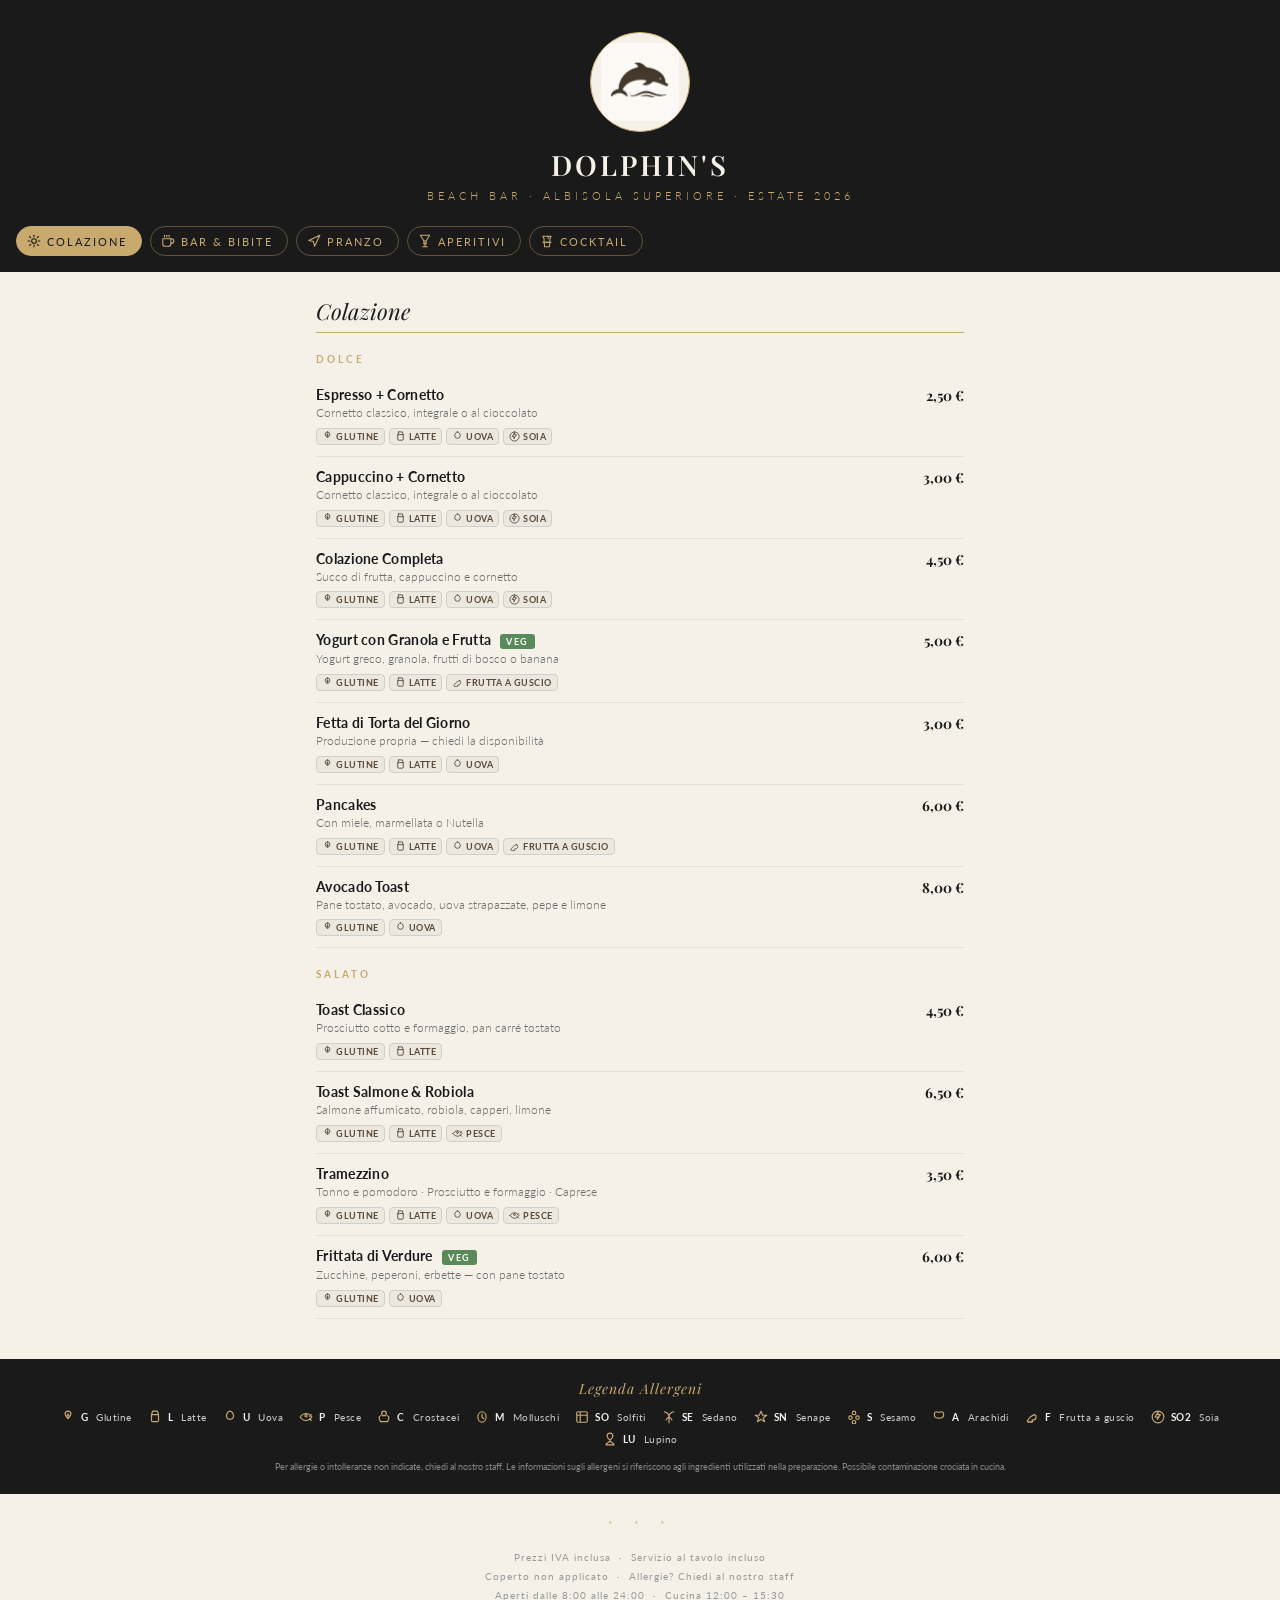
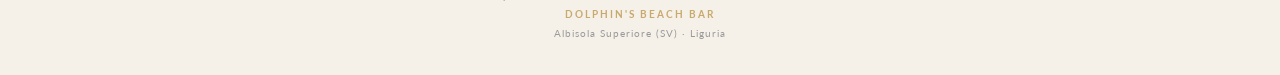
<file: dolphins_menu_v3.html>
<!DOCTYPE html>
<html lang="it">
<head>
<meta charset="UTF-8">
<meta name="viewport" content="width=device-width, initial-scale=1.0">
<title>Dolphin's Beach Bar — Menu 2026</title>
<link href="https://fonts.googleapis.com/css2?family=Playfair+Display:ital,wght@0,400;0,600;1,400&family=Lato:wght@300;400;700&display=swap" rel="stylesheet">
<style>
* { box-sizing: border-box; margin: 0; padding: 0; }
body { background: #F5F0E8; font-family: 'Lato', sans-serif; color: #1a1a1a; }
.menu-header { background: #1a1a1a; color: #F5F0E8; text-align: center; padding: 32px 20px 24px; }
.logo-circle { width: 100px; height: 100px; border-radius: 50%; border: 1.5px solid #C8A96E; display: flex; align-items: center; justify-content: center; margin: 0 auto 14px; background: #F5F0E8; overflow: hidden; }
.logo-circle img { width: 78px; height: 78px; object-fit: contain; }
.menu-header h1 { font-family: 'Playfair Display', serif; font-size: 28px; font-weight: 600; letter-spacing: 3px; text-transform: uppercase; color: #F5F0E8; }
.tagline { font-size: 11px; letter-spacing: 4px; text-transform: uppercase; color: #C8A96E; margin-top: 6px; font-weight: 300; }
.nav-tabs { background: #1a1a1a; display: flex; overflow-x: auto; padding: 0 16px 16px; gap: 8px; scrollbar-width: none; }
.nav-tabs::-webkit-scrollbar { display: none; }
.tab-btn { flex-shrink: 0; padding: 7px 14px 7px 10px; border-radius: 20px; border: 1px solid rgba(200,169,110,0.4); background: transparent; color: #C8A96E; font-family: 'Lato', sans-serif; font-size: 11px; letter-spacing: 2px; text-transform: uppercase; cursor: pointer; transition: all 0.2s; font-weight: 400; display: flex; align-items: center; gap: 6px; }
.tab-btn.active, .tab-btn:hover { background: #C8A96E; color: #1a1a1a; border-color: #C8A96E; }
.tab-btn svg { width: 14px; height: 14px; flex-shrink: 0; stroke: #C8A96E; fill: none; transition: stroke 0.2s; }
.tab-btn.active svg, .tab-btn:hover svg { stroke: #1a1a1a; }
.section-block { display: none; padding: 0 16px 32px; max-width: 680px; margin: 0 auto; }
.section-block.active { display: block; }
.section-title { font-family: 'Playfair Display', serif; font-size: 22px; font-weight: 400; font-style: italic; color: #1a1a1a; padding: 24px 0 6px; border-bottom: 1px solid #C8A96E; margin-bottom: 4px; }
.subsection-title { font-size: 10px; letter-spacing: 3px; text-transform: uppercase; color: #C8A96E; margin: 20px 0 10px; font-weight: 700; }
.menu-item { display: flex; justify-content: space-between; align-items: flex-start; padding: 11px 0; border-bottom: 1px solid rgba(26,26,26,0.08); gap: 12px; }
.item-left { flex: 1; }
.item-name { font-size: 14px; font-weight: 700; color: #1a1a1a; margin-bottom: 2px; letter-spacing: 0.3px; }
.item-desc { font-size: 12px; color: #6b6b6b; font-weight: 300; line-height: 1.4; }
.item-price { font-size: 14px; font-weight: 700; color: #1a1a1a; white-space: nowrap; font-family: 'Playfair Display', serif; }
.badge { display: inline-block; font-size: 9px; letter-spacing: 1.5px; text-transform: uppercase; padding: 2px 6px; border-radius: 3px; margin-left: 6px; font-weight: 700; vertical-align: middle; }
.badge-new { background: #C8A96E; color: #1a1a1a; }
.badge-veg { background: #5a8a5a; color: #fff; }
.badge-hot { background: #c84a3a; color: #fff; }

/* ALLERGENI */
.allergens { display: flex; flex-wrap: wrap; gap: 4px; margin-top: 6px; }
.al { display: inline-flex; align-items: center; gap: 3px; background: #ede8df; border: 1px solid #d4cfc6; border-radius: 4px; padding: 2px 5px; font-size: 9px; font-weight: 700; color: #5a4a3a; letter-spacing: 0.5px; text-transform: uppercase; }
.al svg { width: 11px; height: 11px; flex-shrink: 0; }
.allergen-legend { background: #1a1a1a; color: #F5F0E8; padding: 20px 16px; margin-top: 8px; }
.allergen-legend { text-align: center; }
.allergen-legend h3 { font-family: 'Playfair Display', serif; font-size: 14px; font-weight: 400; font-style: italic; color: #C8A96E; margin-bottom: 12px; letter-spacing: 1px; }
.legend-grid { display: flex; flex-wrap: wrap; justify-content: center; gap: 8px 16px; }
.legend-item { display: flex; align-items: center; gap: 6px; font-size: 10px; color: #ccc; letter-spacing: 0.5px; white-space: nowrap; }
.legend-item svg { width: 14px; height: 14px; flex-shrink: 0; }
.legend-item span { font-weight: 700; color: #F5F0E8; margin-right: 2px; }

.divider-wave { text-align: center; padding: 16px 0 4px; color: #C8A96E; font-size: 18px; letter-spacing: 8px; opacity: 0.5; }
.footer-note { text-align: center; font-size: 10px; color: #9a9a9a; padding: 12px 16px 32px; letter-spacing: 1px; line-height: 1.9; }
.price-note { font-size: 10px; color: #9a9a9a; text-align: right; margin-top: 4px; margin-bottom: 2px; letter-spacing: 0.5px; }
.section-intro { font-size: 11px; color: #9a9a9a; font-style: italic; padding: 8px 0 4px; letter-spacing: 0.3px; }
</style>
</head>
<body>

<div class="menu-header">
  <div class="logo-circle">
    <img src="[data-uri]" alt="Dolphin's Beach Bar">
  </div>
  <h1>Dolphin's</h1>
  <div class="tagline">Beach Bar · Albisola Superiore · Estate 2026</div>
</div>

<nav class="nav-tabs">
  <button class="tab-btn active" onclick="showSection('colazione', this)">
    <svg viewBox="0 0 24 24" stroke-width="1.8" stroke-linecap="round" stroke-linejoin="round"><circle cx="12" cy="12" r="4"/><line x1="12" y1="2" x2="12" y2="5"/><line x1="12" y1="19" x2="12" y2="22"/><line x1="4.22" y1="4.22" x2="6.34" y2="6.34"/><line x1="17.66" y1="17.66" x2="19.78" y2="19.78"/><line x1="2" y1="12" x2="5" y2="12"/><line x1="19" y1="12" x2="22" y2="12"/><line x1="4.22" y1="19.78" x2="6.34" y2="17.66"/><line x1="17.66" y1="6.34" x2="19.78" y2="4.22"/></svg>
    Colazione
  </button>
  <button class="tab-btn" onclick="showSection('bar', this)">
    <svg viewBox="0 0 24 24" stroke-width="1.8" stroke-linecap="round" stroke-linejoin="round"><path d="M17 8h1a4 4 0 0 1 0 8h-1"/><path d="M3 8h14v9a4 4 0 0 1-4 4H7a4 4 0 0 1-4-4Z"/><line x1="6" y1="2" x2="6" y2="5"/><line x1="10" y1="2" x2="10" y2="5"/><line x1="14" y1="2" x2="14" y2="5"/></svg>
    Bar & Bibite
  </button>
  <button class="tab-btn" onclick="showSection('pranzo', this)">
    <svg viewBox="0 0 24 24" stroke-width="1.8" stroke-linecap="round" stroke-linejoin="round"><path d="M3 11l19-9-9 19-2-8-8-2z"/></svg>
    Pranzo
  </button>
  <button class="tab-btn" onclick="showSection('aperitivo', this)">
    <svg viewBox="0 0 24 24" stroke-width="1.8" stroke-linecap="round" stroke-linejoin="round"><path d="M8 22h8"/><path d="M12 11v11"/><path d="M20 2H4l6 9.46V17l4 .01V11.46L20 2z"/></svg>
    Aperitivi
  </button>
  <button class="tab-btn" onclick="showSection('cocktail', this)">
    <svg viewBox="0 0 24 24" stroke-width="1.8" stroke-linecap="round" stroke-linejoin="round"><path d="M8 22h8l1-8H7l1 8z"/><path d="M5 14h14"/><path d="M7 14V8l-2-4h14l-2 4v6"/><line x1="14" y1="4" x2="14" y2="8"/></svg>
    Cocktail
  </button>
</nav>

<!-- SVG ALLERGENI - definizioni inline riusabili -->
<!-- G=Glutine, L=Latte, U=Uova, P=Pesce, C=Crostacei, M=Molluschi, SO=Solfiti, SE=Sedano, SE2=Senape, S=Sesamo, A=Arachidi, F=Frutta a guscio, SO2=Soia, LU=Lupino -->

<script>
// Mappa SVG allergeni
const AL = {
  G:  { label:'Glutine',         path:'M12 2a5 5 0 0 1 5 5c0 3-2 5-5 8-3-3-5-5-5-8a5 5 0 0 1 5-5zm0 4v6m-2-3h4' },
  L:  { label:'Latte',           path:'M8 2h8l2 6H6L8 2zM6 8v10a2 2 0 0 0 2 2h8a2 2 0 0 0 2-2V8' },
  U:  { label:'Uova',            path:'M12 2C9 2 6 6 6 10a6 6 0 0 0 12 0C18 6 15 2 12 2z' },
  P:  { label:'Pesce',           path:'M2 12s4-6 10-6 10 6 10 6-4 6-10 6S2 12 2 12zm10 0a2 2 0 1 0 0-4 2 2 0 0 0 0 4zm6-1 3-3m-3 7 3 3' },
  C:  { label:'Crostacei',       path:'M12 2c-2 0-4 2-4 4s2 4 4 4 4-2 4-4-2-4-4-4zm-6 8c-2 1-3 3-2 5l2 5h12l2-5c1-2 0-4-2-5' },
  M:  { label:'Molluschi',       path:'M12 3C8 3 5 7 5 12s3 9 7 9 7-4 7-9-3-9-7-9zm0 4v5l3 3' },
  SO: { label:'Solfiti',         path:'M9 3H5a2 2 0 0 0-2 2v4m6-6h10a2 2 0 0 1 2 2v4M9 3v18m0 0h10a2 2 0 0 0 2-2V9M9 21H5a2 2 0 0 1-2-2V9m0 0h18' },
  SE: { label:'Sedano',          path:'M12 22V12m0 0C12 7 8 4 4 3m8 9c0-5 4-8 8-9M7 17c1-2 3-4 5-5m0 0c2 1 4 3 5 5' },
  SN: { label:'Senape',          path:'M12 2l3 7h7l-6 4 2 7-6-4-6 4 2-7-6-4h7z' },
  S:  { label:'Sesamo',          path:'M12 2a3 3 0 1 0 0 6 3 3 0 0 0 0-6zm-6 8a3 3 0 1 0 0 6 3 3 0 0 0 0-6zm12 0a3 3 0 1 0 0 6 3 3 0 0 0 0-6zm-6 8a3 3 0 1 0 0 6 3 3 0 0 0 0-6z' },
  A:  { label:'Arachidi',        path:'M8 3C6 3 4 5 4 8c0 4 4 6 8 6s8-2 8-6c0-3-2-5-4-5-1 0-2 1-4 1s-3-1-4-1z' },
  F:  { label:'Frutta a guscio', path:'M17 8C8 10 5.9 16.17 3.82 19.34L5.71 21l1-1 1 1 1-1 1 1 1-1 1 1 1.71-1.71C10.93 18 12 17 14 17c3 0 5-2 5-5 0-1-.5-2.5-2-4z' },
  SO2:{ label:'Soia',            path:'M12 2C6.5 2 2 6.5 2 12s4.5 10 10 10 10-4.5 10-10S17.5 2 12 2zm-1 14v-4H7l5-8v4h4l-5 8z' },
  LU: { label:'Lupino',          path:'M12 2C9 2 7 4 7 7s2 5 5 7c3-2 5-4 5-7s-2-5-5-5zm0 14c-3 2-7 3-7 6h14c0-3-4-4-7-6z' },
};

function allergen(...keys) {
  return keys.map(k => {
    const a = AL[k];
    return `<span class="al" title="${a.label}">
      <svg viewBox="0 0 24 24" fill="none" stroke="currentColor" stroke-width="2" stroke-linecap="round" stroke-linejoin="round"><path d="${a.path}"/></svg>
      ${a.label}
    </span>`;
  }).join('');
}

function renderAllergens(el, ...keys) {
  el.innerHTML = `<div class="allergens">${allergen(...keys)}</div>`;
}

document.addEventListener('DOMContentLoaded', () => {
  document.querySelectorAll('[data-al]').forEach(el => {
    const keys = el.dataset.al.split(',');
    el.innerHTML = `<div class="allergens">${allergen(...keys)}</div>`;
  });
});
</script>

<!-- COLAZIONE -->
<div class="section-block active" id="sec-colazione">
  <div class="section-title">Colazione</div>
  <div class="subsection-title">Dolce</div>

  <div class="menu-item"><div class="item-left"><div class="item-name">Espresso + Cornetto</div><div class="item-desc">Cornetto classico, integrale o al cioccolato</div><div data-al="G,L,U,SO2"></div></div><div class="item-price">2,50 €</div></div>
  <div class="menu-item"><div class="item-left"><div class="item-name">Cappuccino + Cornetto</div><div class="item-desc">Cornetto classico, integrale o al cioccolato</div><div data-al="G,L,U,SO2"></div></div><div class="item-price">3,00 €</div></div>
  <div class="menu-item"><div class="item-left"><div class="item-name">Colazione Completa</div><div class="item-desc">Succo di frutta, cappuccino e cornetto</div><div data-al="G,L,U,SO2"></div></div><div class="item-price">4,50 €</div></div>
  <div class="menu-item"><div class="item-left"><div class="item-name">Yogurt con Granola e Frutta <span class="badge badge-veg">VEG</span></div><div class="item-desc">Yogurt greco, granola, frutti di bosco o banana</div><div data-al="G,L,F"></div></div><div class="item-price">5,00 €</div></div>
  <div class="menu-item"><div class="item-left"><div class="item-name">Fetta di Torta del Giorno</div><div class="item-desc">Produzione propria — chiedi la disponibilità</div><div data-al="G,L,U"></div></div><div class="item-price">3,00 €</div></div>
  <div class="menu-item"><div class="item-left"><div class="item-name">Pancakes</div><div class="item-desc">Con miele, marmellata o Nutella</div><div data-al="G,L,U,F"></div></div><div class="item-price">6,00 €</div></div>
  <div class="menu-item"><div class="item-left"><div class="item-name">Avocado Toast</div><div class="item-desc">Pane tostato, avocado, uova strapazzate, pepe e limone</div><div data-al="G,U"></div></div><div class="item-price">8,00 €</div></div>

  <div class="subsection-title">Salato</div>
  <div class="menu-item"><div class="item-left"><div class="item-name">Toast Classico</div><div class="item-desc">Prosciutto cotto e formaggio, pan carré tostato</div><div data-al="G,L"></div></div><div class="item-price">4,50 €</div></div>
  <div class="menu-item"><div class="item-left"><div class="item-name">Toast Salmone & Robiola</div><div class="item-desc">Salmone affumicato, robiola, capperi, limone</div><div data-al="G,L,P"></div></div><div class="item-price">6,50 €</div></div>
  <div class="menu-item"><div class="item-left"><div class="item-name">Tramezzino</div><div class="item-desc">Tonno e pomodoro · Prosciutto e formaggio · Caprese</div><div data-al="G,L,U,P"></div></div><div class="item-price">3,50 €</div></div>
  <div class="menu-item"><div class="item-left"><div class="item-name">Frittata di Verdure <span class="badge badge-veg">VEG</span></div><div class="item-desc">Zucchine, peperoni, erbette — con pane tostato</div><div data-al="G,U"></div></div><div class="item-price">6,00 €</div></div>
</div>

<!-- BAR & BIBITE -->
<div class="section-block" id="sec-bar">
  <div class="section-title">Bar & Bibite</div>
  <div class="subsection-title">Caffetteria</div>
  <div class="menu-item"><div class="item-left"><div class="item-name">Espresso</div></div><div class="item-price">1,20 €</div></div>
  <div class="menu-item"><div class="item-left"><div class="item-name">Caffè Macchiato</div><div data-al="L"></div></div><div class="item-price">1,40 €</div></div>
  <div class="menu-item"><div class="item-left"><div class="item-name">Cappuccino</div><div data-al="L"></div></div><div class="item-price">1,80 €</div></div>
  <div class="menu-item"><div class="item-left"><div class="item-name">Latte Macchiato</div><div class="item-desc">Caldo o freddo</div><div data-al="L"></div></div><div class="item-price">2,20 €</div></div>
  <div class="menu-item"><div class="item-left"><div class="item-name">Caffè Shakerato</div><div class="item-desc">Espresso ghiacciato, leggermente zuccherato</div></div><div class="item-price">2,50 €</div></div>
  <div class="menu-item"><div class="item-left"><div class="item-name">Caffè in Ghiaccio</div><div class="item-desc">Con o senza latte di mandorla</div><div data-al="F"></div></div><div class="item-price">2,20 €</div></div>
  <div class="menu-item"><div class="item-left"><div class="item-name">Tè Freddo / Tisana</div><div class="item-desc">Tè verde, nero, alla pesca · Camomilla, menta, frutti rossi</div></div><div class="item-price">2,00 €</div></div>

  <div class="subsection-title">Acqua & Bibite</div>
  <div class="menu-item"><div class="item-left"><div class="item-name">Acqua Minerale</div><div class="item-desc">Naturale o frizzante — 50cl / 1L</div></div><div class="item-price">1,50 / 2,50 €</div></div>
  <div class="menu-item"><div class="item-left"><div class="item-name">Bibite in Lattina</div><div class="item-desc">Coca-Cola, Fanta, Sprite, Chinotto, Gazzosa — 33cl</div></div><div class="item-price">3,00 €</div></div>
  <div class="menu-item"><div class="item-left"><div class="item-name">Bibite in Bottiglia</div><div class="item-desc">Coca-Cola, Fanta, Sprite — 50cl</div></div><div class="item-price">3,50 €</div></div>
  <div class="menu-item"><div class="item-left"><div class="item-name">Succo di Frutta</div><div class="item-desc">ACE, albicocca, pesca, ananas, pera — brick 20cl</div></div><div class="item-price">2,50 €</div></div>
  <div class="menu-item"><div class="item-left"><div class="item-name">Limonata della Casa</div><div class="item-desc">Limone fresco, zucchero di canna, menta — 40cl</div></div><div class="item-price">4,00 €</div></div>
  <div class="menu-item"><div class="item-left"><div class="item-name">Centrifugato Fresco</div><div class="item-desc">Carota, mela, zenzero — chiedi il gusto del giorno</div></div><div class="item-price">4,50 €</div></div>
  <div class="menu-item"><div class="item-left"><div class="item-name">Red Bull</div><div class="item-desc">Energy drink — 25cl</div></div><div class="item-price">4,00 €</div></div>

  <div class="subsection-title">Birra</div>
  <div class="menu-item"><div class="item-left"><div class="item-name">Birra in Bottiglia</div><div class="item-desc">Peroni / Menabrea / Heineken — 33cl</div><div data-al="G"></div></div><div class="item-price">4,00 €</div></div>
  <div class="menu-item"><div class="item-left"><div class="item-name">Birra Artigianale</div><div class="item-desc">Chiara / Ambrata / IPA — 33cl, selezione locale</div><div data-al="G"></div></div><div class="item-price">5,00 €</div></div>
  <div class="menu-item"><div class="item-left"><div class="item-name">Birra Analcolica</div><div class="item-desc">Nastro Azzurro 0.0 — 33cl</div><div data-al="G"></div></div><div class="item-price">3,50 €</div></div>

  <div class="subsection-title">Snack</div>
  <div class="menu-item"><div class="item-left"><div class="item-name">Patatine in Busta</div><div class="item-desc">San Carlo / Pringles — gusti assortiti</div><div data-al="G,L"></div></div><div class="item-price">2,50 €</div></div>
  <div class="menu-item"><div class="item-left"><div class="item-name">Crackers / Tarallini</div><div data-al="G"></div></div><div class="item-price">2,00 €</div></div>
  <div class="menu-item"><div class="item-left"><div class="item-name">Frutta Fresca di Stagione</div><div class="item-desc">Macedonia o spicchi — porzione</div></div><div class="item-price">4,00 €</div></div>
</div>

<!-- PRANZO -->
<div class="section-block" id="sec-pranzo">
  <div class="section-title">Pranzo Leggero</div>
  <div class="section-intro">Cucina attiva 12:00 – 15:30</div>

  <div class="subsection-title">Panini & Piadine</div>
  <div class="menu-item"><div class="item-left"><div class="item-name">Piadina Crudo & Squacquerone</div><div class="item-desc">Prosciutto crudo DOP, squacquerone, rucola, pomodoro</div><div data-al="G,L"></div></div><div class="item-price">8,00 €</div></div>
  <div class="menu-item"><div class="item-left"><div class="item-name">Piadina Tonno & Cipolla</div><div class="item-desc">Tonno, cipolla di Tropea, olive, lattuga, maionese</div><div data-al="G,P,U"></div></div><div class="item-price">7,50 €</div></div>
  <div class="menu-item"><div class="item-left"><div class="item-name">Piadina Caprese <span class="badge badge-veg">VEG</span></div><div class="item-desc">Mozzarella, pomodoro, basilico, pesto genovese</div><div data-al="G,L,F"></div></div><div class="item-price">7,00 €</div></div>
  <div class="menu-item"><div class="item-left"><div class="item-name">Panino del Marinaio</div><div class="item-desc">Polpo alla ligure, patate, prezzemolo, limone</div><div data-al="G,M"></div></div><div class="item-price">9,50 €</div></div>
  <div class="menu-item"><div class="item-left"><div class="item-name">Panino Speck & Brie</div><div class="item-desc">Speck, brie, miele di acacia, noce — su pane di segale</div><div data-al="G,L,F"></div></div><div class="item-price">7,50 €</div></div>
  <div class="menu-item"><div class="item-left"><div class="item-name">Focaccia Farcita</div><div class="item-desc">Focaccia ligure con prosciutto cotto e stracchino</div><div data-al="G,L"></div></div><div class="item-price">6,50 €</div></div>

  <div class="subsection-title">Insalate</div>
  <div class="menu-item"><div class="item-left"><div class="item-name">Insalata Nizzarda</div><div class="item-desc">Tonno, uova sode, fagiolini, olive, pomodorini, acciughe</div><div data-al="P,U"></div></div><div class="item-price">11,00 €</div></div>
  <div class="menu-item"><div class="item-left"><div class="item-name">Caesar Salad con Pollo</div><div class="item-desc">Lattuga romana, pollo, crostini, parmigiano, salsa caesar</div><div data-al="G,L,U,P"></div></div><div class="item-price">11,00 €</div></div>
  <div class="menu-item"><div class="item-left"><div class="item-name">Insalata del Mare <span class="badge badge-new">NEW</span></div><div class="item-desc">Gamberi, calamari, polpo, rucola, pomodorini, limone</div><div data-al="C,M,P"></div></div><div class="item-price">14,00 €</div></div>
  <div class="menu-item"><div class="item-left"><div class="item-name">Insalata di Farro <span class="badge badge-veg">VEG</span></div><div class="item-desc">Farro, zucchine grigliate, peperoni, feta, menta</div><div data-al="G,L"></div></div><div class="item-price">10,00 €</div></div>
  <div class="menu-item"><div class="item-left"><div class="item-name">Insalata Mista <span class="badge badge-veg">VEG</span></div><div class="item-desc">Verdure fresche, pomodorini, carote, cetrioli, olio e limone</div></div><div class="item-price">6,00 €</div></div>

  <div class="subsection-title">Piatti Freddi</div>
  <div class="menu-item"><div class="item-left"><div class="item-name">Carpaccio di Tonno</div><div class="item-desc">Tonno fresco, rucola, capperi, olio evo, pepe rosa</div><div data-al="P"></div></div><div class="item-price">13,00 €</div></div>
  <div class="menu-item"><div class="item-left"><div class="item-name">Tartare di Salmone</div><div class="item-desc">Salmone scozzese, avocado, sesamo, salsa ponzu</div><div data-al="P,S,SO2,G"></div></div><div class="item-price">13,00 €</div></div>
  <div class="menu-item"><div class="item-left"><div class="item-name">Tagliere Ligure</div><div class="item-desc">Salumi misti, focaccia, olive taggiasche, acciughe sott'olio</div><div data-al="G,P"></div></div><div class="item-price">13,00 €</div></div>
  <div class="menu-item"><div class="item-left"><div class="item-name">Tagliere di Formaggi <span class="badge badge-veg">VEG</span></div><div class="item-desc">Formaggi misti, miele, noci, grissini</div><div data-al="G,L,F"></div></div><div class="item-price">11,00 €</div></div>

  <div class="subsection-title">Fritti di Pesce</div>
  <div class="menu-item"><div class="item-left"><div class="item-name">Fritto Misto Marinara</div><div class="item-desc">Calamari, gamberi, alici — con maionese al limone</div><div data-al="G,P,C,M,U"></div></div><div class="item-price">14,00 €</div></div>
  <div class="menu-item"><div class="item-left"><div class="item-name">Bocconcini di Calamaro</div><div class="item-desc">In pastella leggera, con salsa tartara</div><div data-al="G,M,U"></div></div><div class="item-price">10,00 €</div></div>
  <div class="menu-item"><div class="item-left"><div class="item-name">Gamberoni in Tempura <span class="badge badge-hot">HOT</span></div><div class="item-desc">Con salsa agrodolce allo zenzero</div><div data-al="G,C,SO2"></div></div><div class="item-price">12,00 €</div></div>
  <div class="menu-item"><div class="item-left"><div class="item-name">Alici Fritte alla Ligure</div><div class="item-desc">Alici fresche, farina di mais, limone e prezzemolo</div><div data-al="G,P"></div></div><div class="item-price">9,00 €</div></div>

  <div class="subsection-title">Contorni</div>
  <div class="menu-item"><div class="item-left"><div class="item-name">Patatine Fritte</div></div><div class="item-price">5,00 €</div></div>
  <div class="menu-item"><div class="item-left"><div class="item-name">Insalata Mista</div></div><div class="item-price">4,00 €</div></div>
  <div class="menu-item"><div class="item-left"><div class="item-name">Pomodori con Basilico e Olio</div></div><div class="item-price">4,00 €</div></div>
</div>

<!-- APERITIVI -->
<div class="section-block" id="sec-aperitivo">
  <div class="section-title">Aperitivi</div>
  <div class="price-note">Stuzzichini della casa inclusi · Happy Hour 18:00 – 20:00</div>
  <div class="subsection-title">Spritz & Aperitivi</div>
  <div class="menu-item"><div class="item-left"><div class="item-name">Aperol Spritz</div><div class="item-desc">Aperol, Prosecco, acqua frizzante, fettina d'arancia</div><div data-al="SO"></div></div><div class="item-price">7,00 €</div></div>
  <div class="menu-item"><div class="item-left"><div class="item-name">Campari Spritz</div><div class="item-desc">Campari, Prosecco, soda, scorza d'arancia</div><div data-al="SO"></div></div><div class="item-price">7,00 €</div></div>
  <div class="menu-item"><div class="item-left"><div class="item-name">Hugo</div><div class="item-desc">Elderflower, Prosecco, soda, menta, lime</div><div data-al="SO"></div></div><div class="item-price">7,00 €</div></div>
  <div class="menu-item"><div class="item-left"><div class="item-name">Negroni</div><div class="item-desc">Gin, Campari, Vermouth rosso, scorza d'arancia</div><div data-al="SO"></div></div><div class="item-price">8,00 €</div></div>
  <div class="menu-item"><div class="item-left"><div class="item-name">Americano</div><div class="item-desc">Campari, Vermouth rosso, soda, arancia</div><div data-al="SO"></div></div><div class="item-price">7,00 €</div></div>
  <div class="menu-item"><div class="item-left"><div class="item-name">Cynar Spritz</div><div class="item-desc">Cynar, Prosecco, soda — amaricante e dissetante</div><div data-al="SO"></div></div><div class="item-price">7,00 €</div></div>
  <div class="menu-item"><div class="item-left"><div class="item-name">Spritz Analcolico <span class="badge badge-veg">0%</span></div><div class="item-desc">Sanbittèr o Crodino, soda, arancia, ghiaccio</div></div><div class="item-price">4,50 €</div></div>

  <div class="subsection-title">Vini & Bollicine</div>
  <div class="menu-item"><div class="item-left"><div class="item-name">Prosecco DOC</div><div class="item-desc">Calice</div><div data-al="SO"></div></div><div class="item-price">5,00 €</div></div>
  <div class="menu-item"><div class="item-left"><div class="item-name">Vermentino Ligure</div><div class="item-desc">Bianco fresco, note agrumate — calice</div><div data-al="SO"></div></div><div class="item-price">5,50 €</div></div>
  <div class="menu-item"><div class="item-left"><div class="item-name">Pigato della Riviera di Ponente</div><div class="item-desc">Vino bianco DOC ligure — calice</div><div data-al="SO"></div></div><div class="item-price">5,50 €</div></div>
  <div class="menu-item"><div class="item-left"><div class="item-name">Rosé Riviera</div><div class="item-desc">Rosato fruttato — calice</div><div data-al="SO"></div></div><div class="item-price">5,00 €</div></div>
  <div class="menu-item"><div class="item-left"><div class="item-name">Bottiglia di Vino</div><div class="item-desc">Vermentino / Pigato / Rosato — chiedi disponibilità</div><div data-al="SO"></div></div><div class="item-price">22–28 €</div></div>
</div>

<!-- COCKTAIL -->
<div class="section-block" id="sec-cocktail">
  <div class="section-title">Cocktail</div>
  <div class="subsection-title">Signature Dolphin's</div>
  <div class="menu-item"><div class="item-left"><div class="item-name">Dolphin's Sunrise <span class="badge badge-new">NEW</span></div><div class="item-desc">Rum bianco, maracuja, ananas, lime, sciroppo cocco</div><div data-al="SO"></div></div><div class="item-price">8,00 €</div></div>
  <div class="menu-item"><div class="item-left"><div class="item-name">Ligure Mule</div><div class="item-desc">Vodka, limone ligure, ginger beer, basilico fresco</div><div data-al="G,SO"></div></div><div class="item-price">8,00 €</div></div>
  <div class="menu-item"><div class="item-left"><div class="item-name">Alba Marina</div><div class="item-desc">Gin, limoncello artigianale, tonica, rosmarino e timo</div><div data-al="SO"></div></div><div class="item-price">8,00 €</div></div>
  <div class="menu-item"><div class="item-left"><div class="item-name">Beige Sand</div><div class="item-desc">Rum scuro, cocco, mango, lime, sciroppo alla cannella</div><div data-al="SO"></div></div><div class="item-price">8,00 €</div></div>

  <div class="subsection-title">Classici</div>
  <div class="menu-item"><div class="item-left"><div class="item-name">Mojito</div><div class="item-desc">Rum Havana 3, lime, zucchero di canna, menta, soda</div><div data-al="SO"></div></div><div class="item-price">7,00 €</div></div>
  <div class="menu-item"><div class="item-left"><div class="item-name">Mojito Analcolico <span class="badge badge-veg">0%</span></div><div class="item-desc">Lime, zucchero di canna, menta, soda, ghiaccio</div></div><div class="item-price">6,00 €</div></div>
  <div class="menu-item"><div class="item-left"><div class="item-name">Daiquiri alla Fragola</div><div class="item-desc">Rum bianco, fragole fresche, lime, zucchero</div><div data-al="SO"></div></div><div class="item-price">7,00 €</div></div>
  <div class="menu-item"><div class="item-left"><div class="item-name">Piña Colada</div><div class="item-desc">Rum, crema di cocco, ananas — classica o frozen</div><div data-al="SO"></div></div><div class="item-price">8,00 €</div></div>
  <div class="menu-item"><div class="item-left"><div class="item-name">Sex on the Beach</div><div class="item-desc">Vodka, Peach Schnapps, arancia, mirtillo rosso</div><div data-al="SO"></div></div><div class="item-price">7,00 €</div></div>
  <div class="menu-item"><div class="item-left"><div class="item-name">Margarita</div><div class="item-desc">Tequila Blanco, Triple Sec, lime, sale marino</div><div data-al="SO"></div></div><div class="item-price">8,00 €</div></div>
  <div class="menu-item"><div class="item-left"><div class="item-name">Tequila Sunrise</div><div class="item-desc">Tequila, succo d'arancia, sciroppo di granatina</div><div data-al="SO"></div></div><div class="item-price">7,00 €</div></div>
  <div class="menu-item"><div class="item-left"><div class="item-name">Espresso Martini</div><div class="item-desc">Vodka, Kahlúa, espresso doppio, sciroppo di zucchero</div><div data-al="G,L,SO"></div></div><div class="item-price">8,00 €</div></div>
  <div class="menu-item"><div class="item-left"><div class="item-name">Long Island Iced Tea</div><div class="item-desc">Vodka, Gin, Rum, Tequila, Triple Sec, cola, limone</div><div data-al="SO"></div></div><div class="item-price">8,00 €</div></div>

  <div class="subsection-title">Shots & Digestivi</div>
  <div class="menu-item"><div class="item-left"><div class="item-name">Limoncello di Sorrento</div><div data-al="SO"></div></div><div class="item-price">3,50 €</div></div>
  <div class="menu-item"><div class="item-left"><div class="item-name">Amaro del Capo / Montenegro / Averna</div><div data-al="SO"></div></div><div class="item-price">4,00 €</div></div>
  <div class="menu-item"><div class="item-left"><div class="item-name">Sambuca / Grappa Ligure</div><div data-al="SO"></div></div><div class="item-price">3,50 €</div></div>
  <div class="menu-item"><div class="item-left"><div class="item-name">Fernet Branca</div><div data-al="SO"></div></div><div class="item-price">4,00 €</div></div>
</div>

<!-- LEGENDA ALLERGENI -->
<div class="allergen-legend">
  <h3>Legenda Allergeni</h3>
  <div class="legend-grid">
    <div class="legend-item"><svg viewBox="0 0 24 24" fill="none" stroke="#C8A96E" stroke-width="2" stroke-linecap="round" stroke-linejoin="round"><path d="M12 2a5 5 0 0 1 5 5c0 3-2 5-5 8-3-3-5-5-5-8a5 5 0 0 1 5-5zm0 4v6m-2-3h4"/></svg><span>G</span> Glutine</div>
    <div class="legend-item"><svg viewBox="0 0 24 24" fill="none" stroke="#C8A96E" stroke-width="2" stroke-linecap="round" stroke-linejoin="round"><path d="M8 2h8l2 6H6L8 2zM6 8v10a2 2 0 0 0 2 2h8a2 2 0 0 0 2-2V8"/></svg><span>L</span> Latte</div>
    <div class="legend-item"><svg viewBox="0 0 24 24" fill="none" stroke="#C8A96E" stroke-width="2" stroke-linecap="round" stroke-linejoin="round"><path d="M12 2C9 2 6 6 6 10a6 6 0 0 0 12 0C18 6 15 2 12 2z"/></svg><span>U</span> Uova</div>
    <div class="legend-item"><svg viewBox="0 0 24 24" fill="none" stroke="#C8A96E" stroke-width="2" stroke-linecap="round" stroke-linejoin="round"><path d="M2 12s4-6 10-6 10 6 10 6-4 6-10 6S2 12 2 12zm10 0a2 2 0 1 0 0-4 2 2 0 0 0 0 4zm6-1 3-3m-3 7 3 3"/></svg><span>P</span> Pesce</div>
    <div class="legend-item"><svg viewBox="0 0 24 24" fill="none" stroke="#C8A96E" stroke-width="2" stroke-linecap="round" stroke-linejoin="round"><path d="M12 2c-2 0-4 2-4 4s2 4 4 4 4-2 4-4-2-4-4-4zm-6 8c-2 1-3 3-2 5l2 5h12l2-5c1-2 0-4-2-5"/></svg><span>C</span> Crostacei</div>
    <div class="legend-item"><svg viewBox="0 0 24 24" fill="none" stroke="#C8A96E" stroke-width="2" stroke-linecap="round" stroke-linejoin="round"><path d="M12 3C8 3 5 7 5 12s3 9 7 9 7-4 7-9-3-9-7-9zm0 4v5l3 3"/></svg><span>M</span> Molluschi</div>
    <div class="legend-item"><svg viewBox="0 0 24 24" fill="none" stroke="#C8A96E" stroke-width="2" stroke-linecap="round" stroke-linejoin="round"><path d="M9 3H5a2 2 0 0 0-2 2v4m6-6h10a2 2 0 0 1 2 2v4M9 3v18m0 0h10a2 2 0 0 0 2-2V9M9 21H5a2 2 0 0 1-2-2V9m0 0h18"/></svg><span>SO</span> Solfiti</div>
    <div class="legend-item"><svg viewBox="0 0 24 24" fill="none" stroke="#C8A96E" stroke-width="2" stroke-linecap="round" stroke-linejoin="round"><path d="M12 22V12m0 0C12 7 8 4 4 3m8 9c0-5 4-8 8-9M7 17c1-2 3-4 5-5m0 0c2 1 4 3 5 5"/></svg><span>SE</span> Sedano</div>
    <div class="legend-item"><svg viewBox="0 0 24 24" fill="none" stroke="#C8A96E" stroke-width="2" stroke-linecap="round" stroke-linejoin="round"><path d="M12 2l3 7h7l-6 4 2 7-6-4-6 4 2-7-6-4h7z"/></svg><span>SN</span> Senape</div>
    <div class="legend-item"><svg viewBox="0 0 24 24" fill="none" stroke="#C8A96E" stroke-width="2" stroke-linecap="round" stroke-linejoin="round"><path d="M12 2a3 3 0 1 0 0 6 3 3 0 0 0 0-6zm-6 8a3 3 0 1 0 0 6 3 3 0 0 0 0-6zm12 0a3 3 0 1 0 0 6 3 3 0 0 0 0-6zm-6 8a3 3 0 1 0 0 6 3 3 0 0 0 0-6z"/></svg><span>S</span> Sesamo</div>
    <div class="legend-item"><svg viewBox="0 0 24 24" fill="none" stroke="#C8A96E" stroke-width="2" stroke-linecap="round" stroke-linejoin="round"><path d="M8 3C6 3 4 5 4 8c0 4 4 6 8 6s8-2 8-6c0-3-2-5-4-5-1 0-2 1-4 1s-3-1-4-1z"/></svg><span>A</span> Arachidi</div>
    <div class="legend-item"><svg viewBox="0 0 24 24" fill="none" stroke="#C8A96E" stroke-width="2" stroke-linecap="round" stroke-linejoin="round"><path d="M17 8C8 10 5.9 16.17 3.82 19.34L5.71 21l1-1 1 1 1-1 1 1 1-1 1 1 1.71-1.71C10.93 18 12 17 14 17c3 0 5-2 5-5 0-1-.5-2.5-2-4z"/></svg><span>F</span> Frutta a guscio</div>
    <div class="legend-item"><svg viewBox="0 0 24 24" fill="none" stroke="#C8A96E" stroke-width="2" stroke-linecap="round" stroke-linejoin="round"><path d="M12 2C6.5 2 2 6.5 2 12s4.5 10 10 10 10-4.5 10-10S17.5 2 12 2zm-1 14v-4H7l5-8v4h4l-5 8z"/></svg><span>SO2</span> Soia</div>
    <div class="legend-item"><svg viewBox="0 0 24 24" fill="none" stroke="#C8A96E" stroke-width="2" stroke-linecap="round" stroke-linejoin="round"><path d="M12 2C9 2 7 4 7 7s2 5 5 7c3-2 5-4 5-7s-2-5-5-5zm0 14c-3 2-7 3-7 6h14c0-3-4-4-7-6z"/></svg><span>LU</span> Lupino</div>
  </div>
  <p style="font-size:9px;color:#888;margin-top:14px;line-height:1.6;">Per allergie o intolleranze non indicate, chiedi al nostro staff. Le informazioni sugli allergeni si riferiscono agli ingredienti utilizzati nella preparazione. Possibile contaminazione crociata in cucina.</p>
</div>

<div class="divider-wave">· · ·</div>
<div class="footer-note">
  Prezzi IVA inclusa &nbsp;·&nbsp; Servizio al tavolo incluso<br>
  Coperto non applicato &nbsp;·&nbsp; Allergie? Chiedi al nostro staff<br>
  Aperti dalle 8:00 alle 24:00 &nbsp;·&nbsp; Cucina 12:00 – 15:30<br>
  <strong style="color:#C8A96E; letter-spacing:2px;">DOLPHIN'S BEACH BAR</strong><br>
  Albisola Superiore (SV) · Liguria
</div>

<script>
function showSection(id, btn) {
  document.querySelectorAll('.section-block').forEach(s => s.classList.remove('active'));
  document.querySelectorAll('.tab-btn').forEach(b => b.classList.remove('active'));
  document.getElementById('sec-' + id).classList.add('active');
  btn.classList.add('active');
}
</script>
</body>
</html>
</file>
